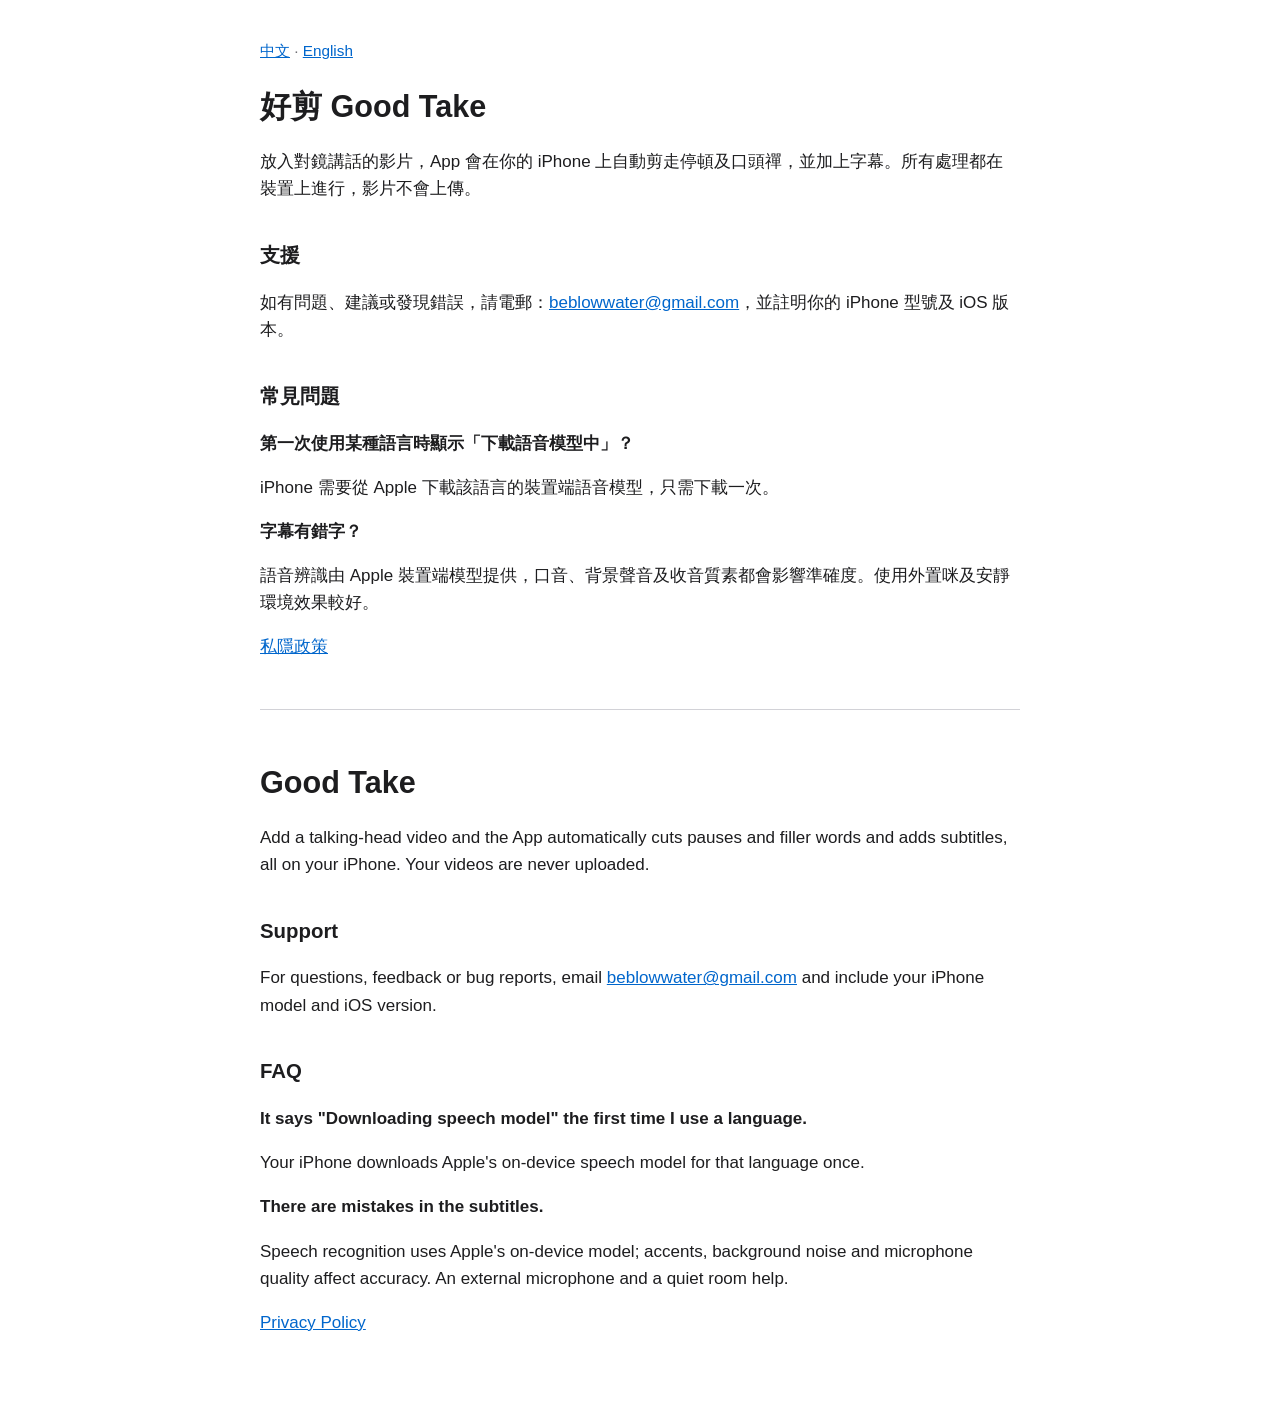
<file: index.html>
<!doctype html>
<html lang="zh-Hant">
<head>
<meta charset="utf-8">
<meta name="viewport" content="width=device-width, initial-scale=1">
<title>好剪 Good Take – 支援 Support</title>
<link rel="stylesheet" href="style.css">
</head>
<body>
<main>
<p class="lang-switch"><a href="#zh">中文</a> · <a href="#en">English</a></p>

<section id="zh" lang="zh-Hant">
<h1>好剪 Good Take</h1>
<p>放入對鏡講話的影片，App 會在你的 iPhone 上自動剪走停頓及口頭禪，並加上字幕。所有處理都在裝置上進行，影片不會上傳。</p>

<h2>支援</h2>
<p>如有問題、建議或發現錯誤，請電郵：<a href="mailto:beblowwater@gmail.com">beblowwater@gmail.com</a>，並註明你的 iPhone 型號及 iOS 版本。</p>

<h2>常見問題</h2>
<h3>第一次使用某種語言時顯示「下載語音模型中」？</h3>
<p>iPhone 需要從 Apple 下載該語言的裝置端語音模型，只需下載一次。</p>
<h3>字幕有錯字？</h3>
<p>語音辨識由 Apple 裝置端模型提供，口音、背景聲音及收音質素都會影響準確度。使用外置咪及安靜環境效果較好。</p>

<p><a href="privacy.html">私隱政策</a></p>
</section>

<hr>

<section id="en" lang="en">
<h1>Good Take</h1>
<p>Add a talking-head video and the App automatically cuts pauses and filler words and adds subtitles, all on your iPhone. Your videos are never uploaded.</p>

<h2>Support</h2>
<p>For questions, feedback or bug reports, email <a href="mailto:beblowwater@gmail.com">beblowwater@gmail.com</a> and include your iPhone model and iOS version.</p>

<h2>FAQ</h2>
<h3>It says "Downloading speech model" the first time I use a language.</h3>
<p>Your iPhone downloads Apple's on-device speech model for that language once.</p>
<h3>There are mistakes in the subtitles.</h3>
<p>Speech recognition uses Apple's on-device model; accents, background noise and microphone quality affect accuracy. An external microphone and a quiet room help.</p>

<p><a href="privacy.html">Privacy Policy</a></p>
</section>
</main>
</body>
</html>
</file>
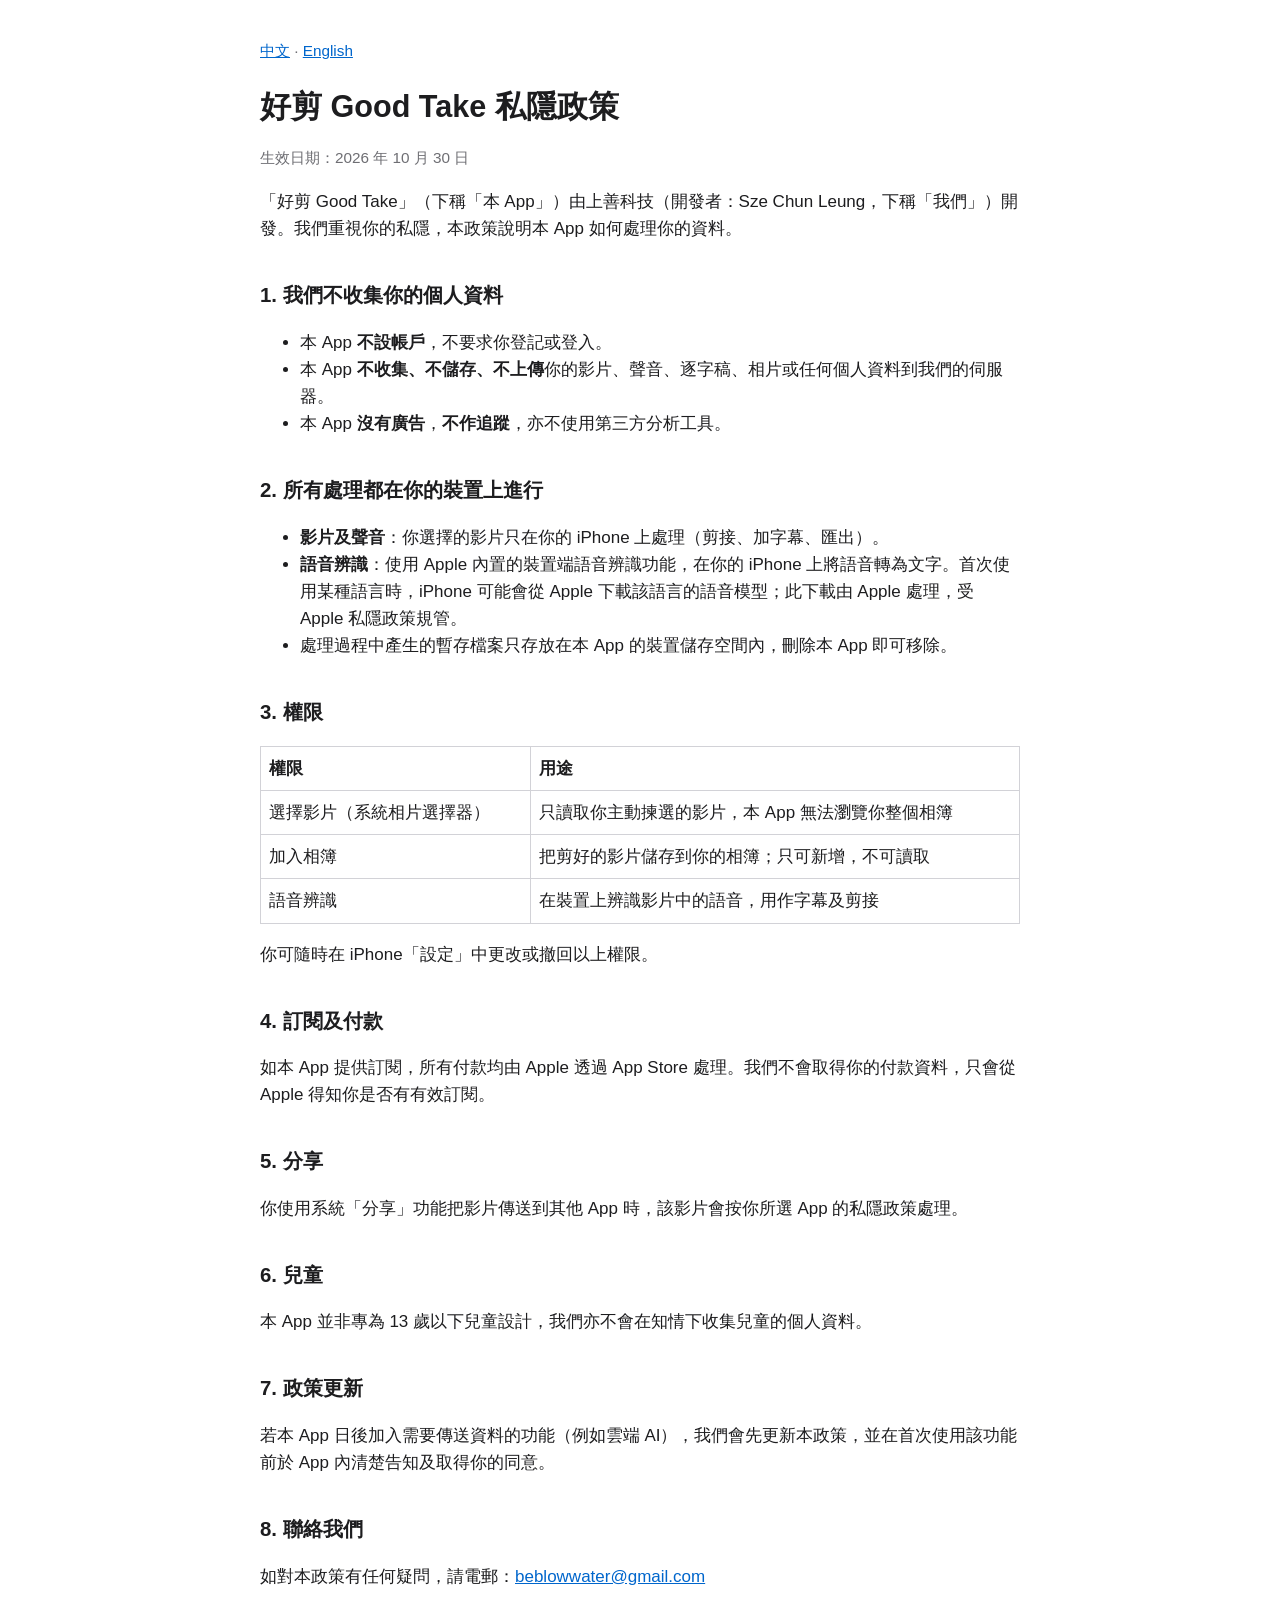
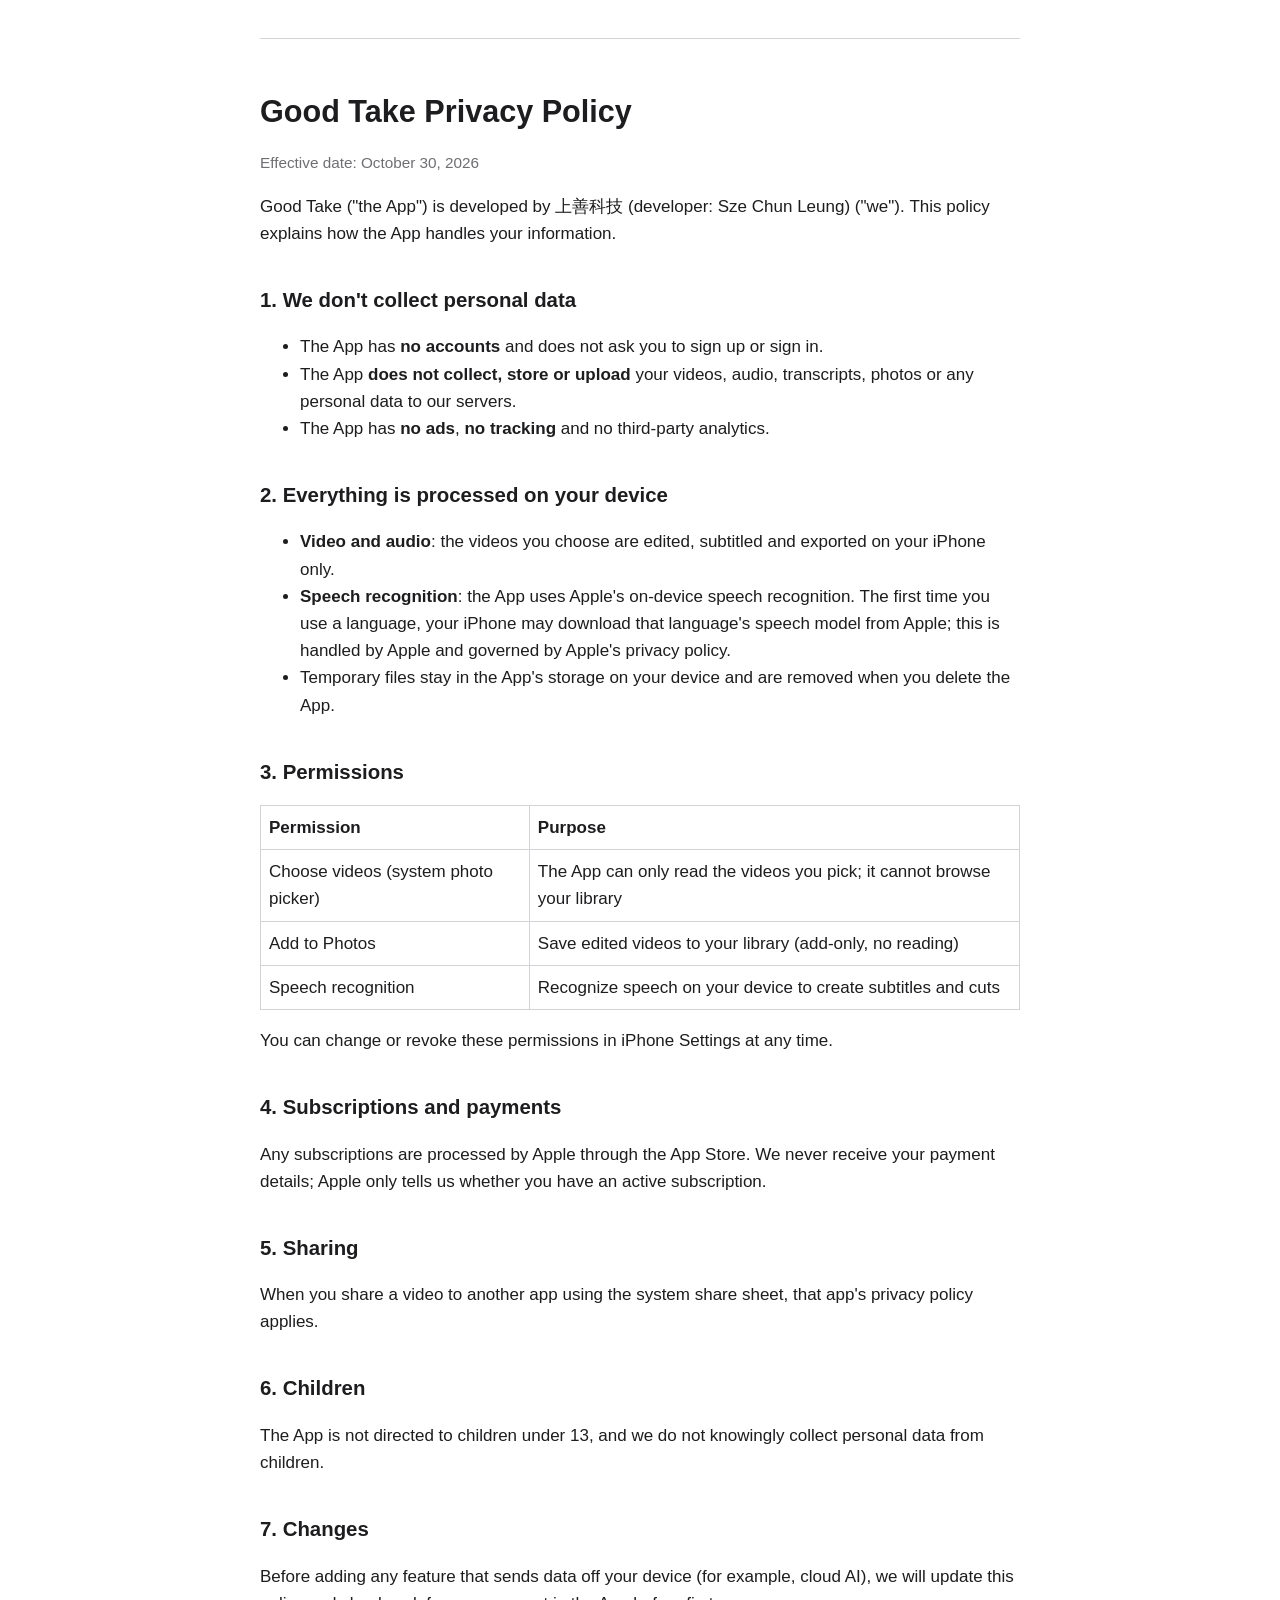
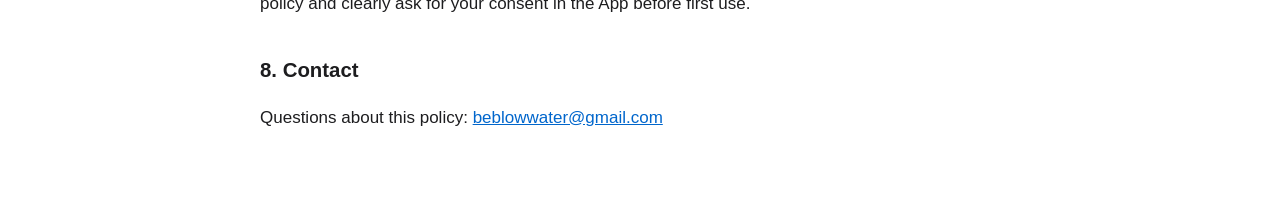
<file: privacy.html>
<!doctype html>
<html lang="zh-Hant">
<head>
<meta charset="utf-8">
<meta name="viewport" content="width=device-width, initial-scale=1">
<title>私隱政策 Privacy Policy – 好剪 Good Take</title>
<link rel="stylesheet" href="style.css">
</head>
<body>
<main>
<p class="lang-switch"><a href="#zh">中文</a> · <a href="#en">English</a></p>

<section id="zh" lang="zh-Hant">
<h1>好剪 Good Take 私隱政策</h1>
<p class="meta">生效日期：2026 年 10 月 30 日</p>
<p>「好剪 Good Take」（下稱「本 App」）由上善科技（開發者：Sze Chun Leung，下稱「我們」）開發。我們重視你的私隱，本政策說明本 App 如何處理你的資料。</p>

<h2>1. 我們不收集你的個人資料</h2>
<ul>
<li>本 App <strong>不設帳戶</strong>，不要求你登記或登入。</li>
<li>本 App <strong>不收集、不儲存、不上傳</strong>你的影片、聲音、逐字稿、相片或任何個人資料到我們的伺服器。</li>
<li>本 App <strong>沒有廣告</strong>，<strong>不作追蹤</strong>，亦不使用第三方分析工具。</li>
</ul>

<h2>2. 所有處理都在你的裝置上進行</h2>
<ul>
<li><strong>影片及聲音</strong>：你選擇的影片只在你的 iPhone 上處理（剪接、加字幕、匯出）。</li>
<li><strong>語音辨識</strong>：使用 Apple 內置的裝置端語音辨識功能，在你的 iPhone 上將語音轉為文字。首次使用某種語言時，iPhone 可能會從 Apple 下載該語言的語音模型；此下載由 Apple 處理，受 Apple 私隱政策規管。</li>
<li>處理過程中產生的暫存檔案只存放在本 App 的裝置儲存空間內，刪除本 App 即可移除。</li>
</ul>

<h2>3. 權限</h2>
<table>
<tr><th>權限</th><th>用途</th></tr>
<tr><td>選擇影片（系統相片選擇器）</td><td>只讀取你主動揀選的影片，本 App 無法瀏覽你整個相簿</td></tr>
<tr><td>加入相簿</td><td>把剪好的影片儲存到你的相簿；只可新增，不可讀取</td></tr>
<tr><td>語音辨識</td><td>在裝置上辨識影片中的語音，用作字幕及剪接</td></tr>
</table>
<p>你可隨時在 iPhone「設定」中更改或撤回以上權限。</p>

<h2>4. 訂閱及付款</h2>
<p>如本 App 提供訂閱，所有付款均由 Apple 透過 App Store 處理。我們不會取得你的付款資料，只會從 Apple 得知你是否有有效訂閱。</p>

<h2>5. 分享</h2>
<p>你使用系統「分享」功能把影片傳送到其他 App 時，該影片會按你所選 App 的私隱政策處理。</p>

<h2>6. 兒童</h2>
<p>本 App 並非專為 13 歲以下兒童設計，我們亦不會在知情下收集兒童的個人資料。</p>

<h2>7. 政策更新</h2>
<p>若本 App 日後加入需要傳送資料的功能（例如雲端 AI），我們會先更新本政策，並在首次使用該功能前於 App 內清楚告知及取得你的同意。</p>

<h2>8. 聯絡我們</h2>
<p>如對本政策有任何疑問，請電郵：<a href="mailto:beblowwater@gmail.com">beblowwater@gmail.com</a></p>
</section>

<hr>

<section id="en" lang="en">
<h1>Good Take Privacy Policy</h1>
<p class="meta">Effective date: October 30, 2026</p>
<p>Good Take ("the App") is developed by 上善科技 (developer: Sze Chun Leung) ("we"). This policy explains how the App handles your information.</p>

<h2>1. We don't collect personal data</h2>
<ul>
<li>The App has <strong>no accounts</strong> and does not ask you to sign up or sign in.</li>
<li>The App <strong>does not collect, store or upload</strong> your videos, audio, transcripts, photos or any personal data to our servers.</li>
<li>The App has <strong>no ads</strong>, <strong>no tracking</strong> and no third-party analytics.</li>
</ul>

<h2>2. Everything is processed on your device</h2>
<ul>
<li><strong>Video and audio</strong>: the videos you choose are edited, subtitled and exported on your iPhone only.</li>
<li><strong>Speech recognition</strong>: the App uses Apple's on-device speech recognition. The first time you use a language, your iPhone may download that language's speech model from Apple; this is handled by Apple and governed by Apple's privacy policy.</li>
<li>Temporary files stay in the App's storage on your device and are removed when you delete the App.</li>
</ul>

<h2>3. Permissions</h2>
<table>
<tr><th>Permission</th><th>Purpose</th></tr>
<tr><td>Choose videos (system photo picker)</td><td>The App can only read the videos you pick; it cannot browse your library</td></tr>
<tr><td>Add to Photos</td><td>Save edited videos to your library (add-only, no reading)</td></tr>
<tr><td>Speech recognition</td><td>Recognize speech on your device to create subtitles and cuts</td></tr>
</table>
<p>You can change or revoke these permissions in iPhone Settings at any time.</p>

<h2>4. Subscriptions and payments</h2>
<p>Any subscriptions are processed by Apple through the App Store. We never receive your payment details; Apple only tells us whether you have an active subscription.</p>

<h2>5. Sharing</h2>
<p>When you share a video to another app using the system share sheet, that app's privacy policy applies.</p>

<h2>6. Children</h2>
<p>The App is not directed to children under 13, and we do not knowingly collect personal data from children.</p>

<h2>7. Changes</h2>
<p>Before adding any feature that sends data off your device (for example, cloud AI), we will update this policy and clearly ask for your consent in the App before first use.</p>

<h2>8. Contact</h2>
<p>Questions about this policy: <a href="mailto:beblowwater@gmail.com">beblowwater@gmail.com</a></p>
</section>
</main>
</body>
</html>
</file>
<file: style.css>
:root { color-scheme: light dark; --fg: #1d1d1f; --muted: #6e6e73; --bg: #ffffff; --line: #d2d2d7; --link: #0066cc; }
@media (prefers-color-scheme: dark) { :root { --fg: #f5f5f7; --muted: #a1a1a6; --bg: #000000; --line: #424245; --link: #2997ff; } }
body { margin: 0; background: var(--bg); color: var(--fg); font: 17px/1.6 -apple-system, BlinkMacSystemFont, "PingFang HK", "Noto Sans TC", "Segoe UI", sans-serif; }
main { max-width: 760px; margin: 0 auto; padding: 24px 16px 64px; }
h1 { font-size: 1.8em; margin: 0.6em 0 0.2em; }
h2 { font-size: 1.2em; margin-top: 1.8em; }
h3 { font-size: 1em; margin-bottom: 0.2em; }
.meta, .lang-switch { color: var(--muted); font-size: 0.9em; }
a { color: var(--link); }
table { border-collapse: collapse; width: 100%; }
th, td { border: 1px solid var(--line); padding: 8px; text-align: left; vertical-align: top; }
hr { border: 0; border-top: 1px solid var(--line); margin: 48px 0; }
</file>
